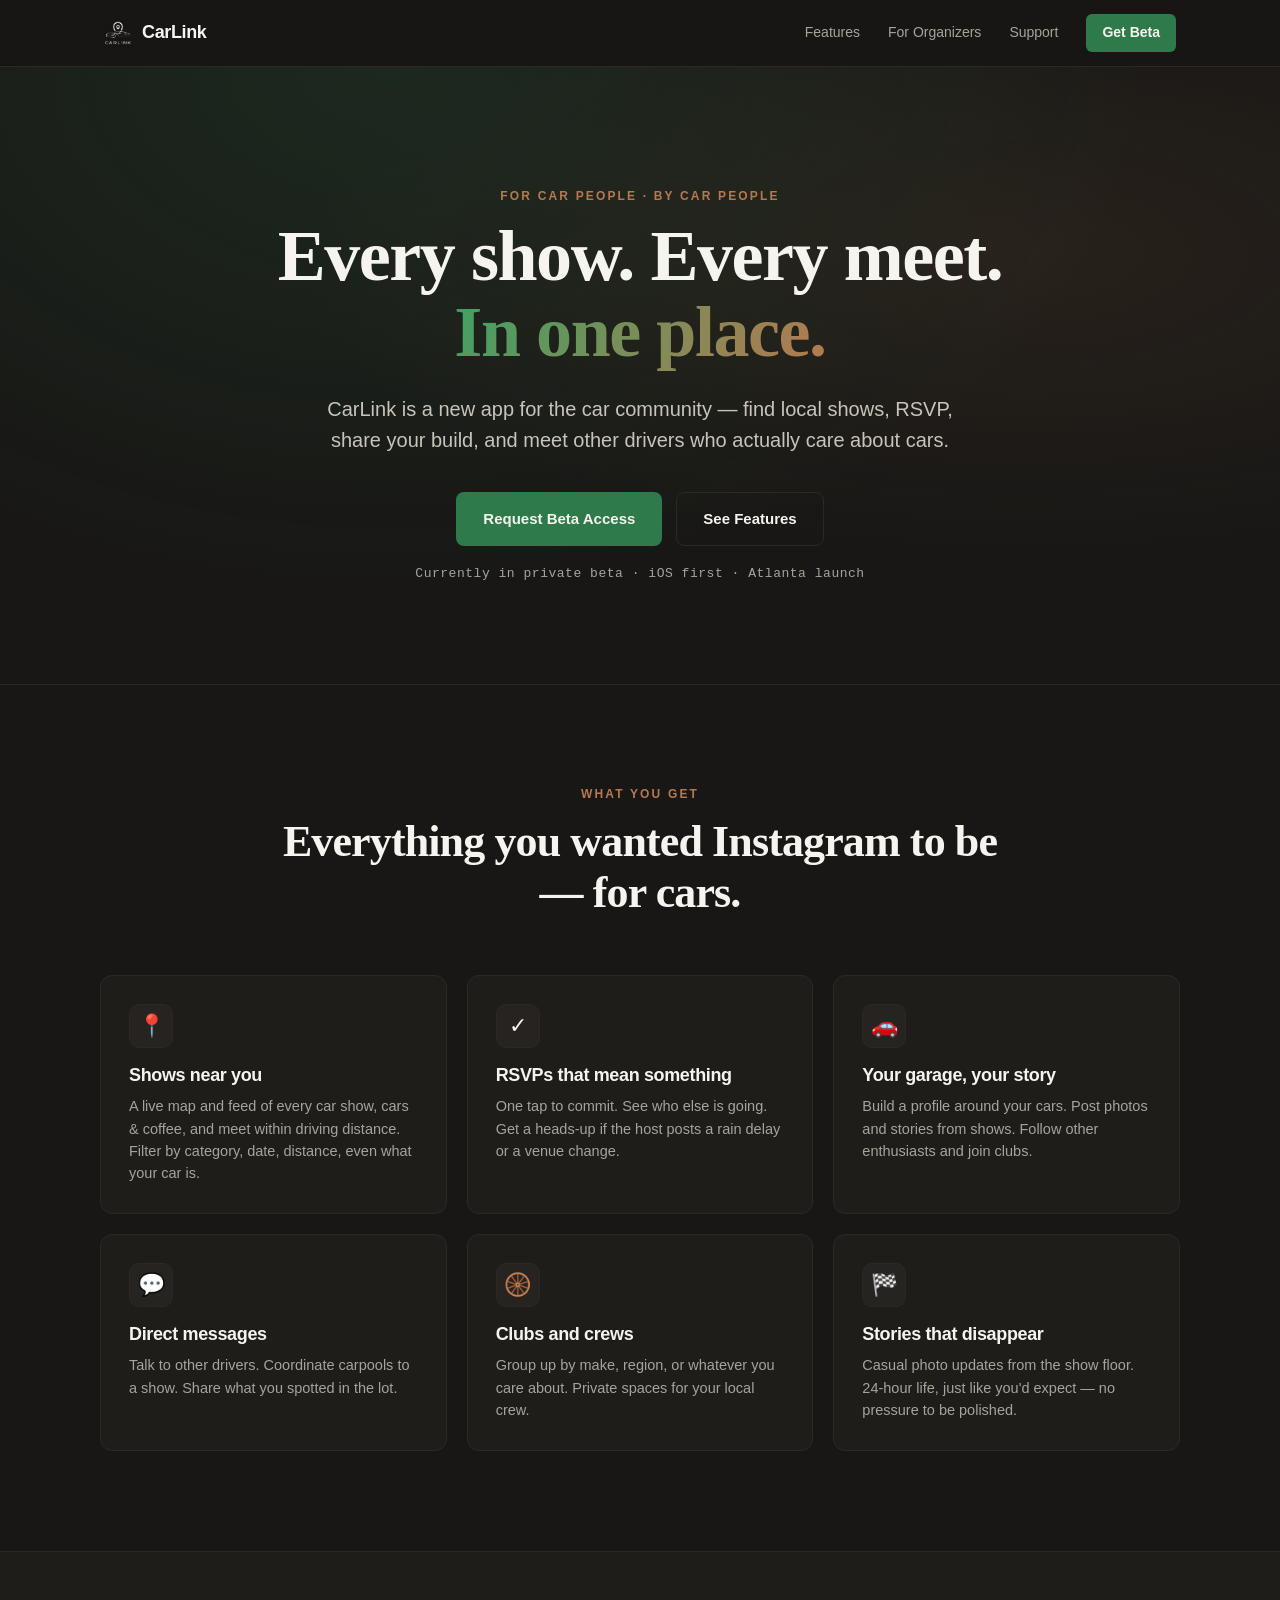
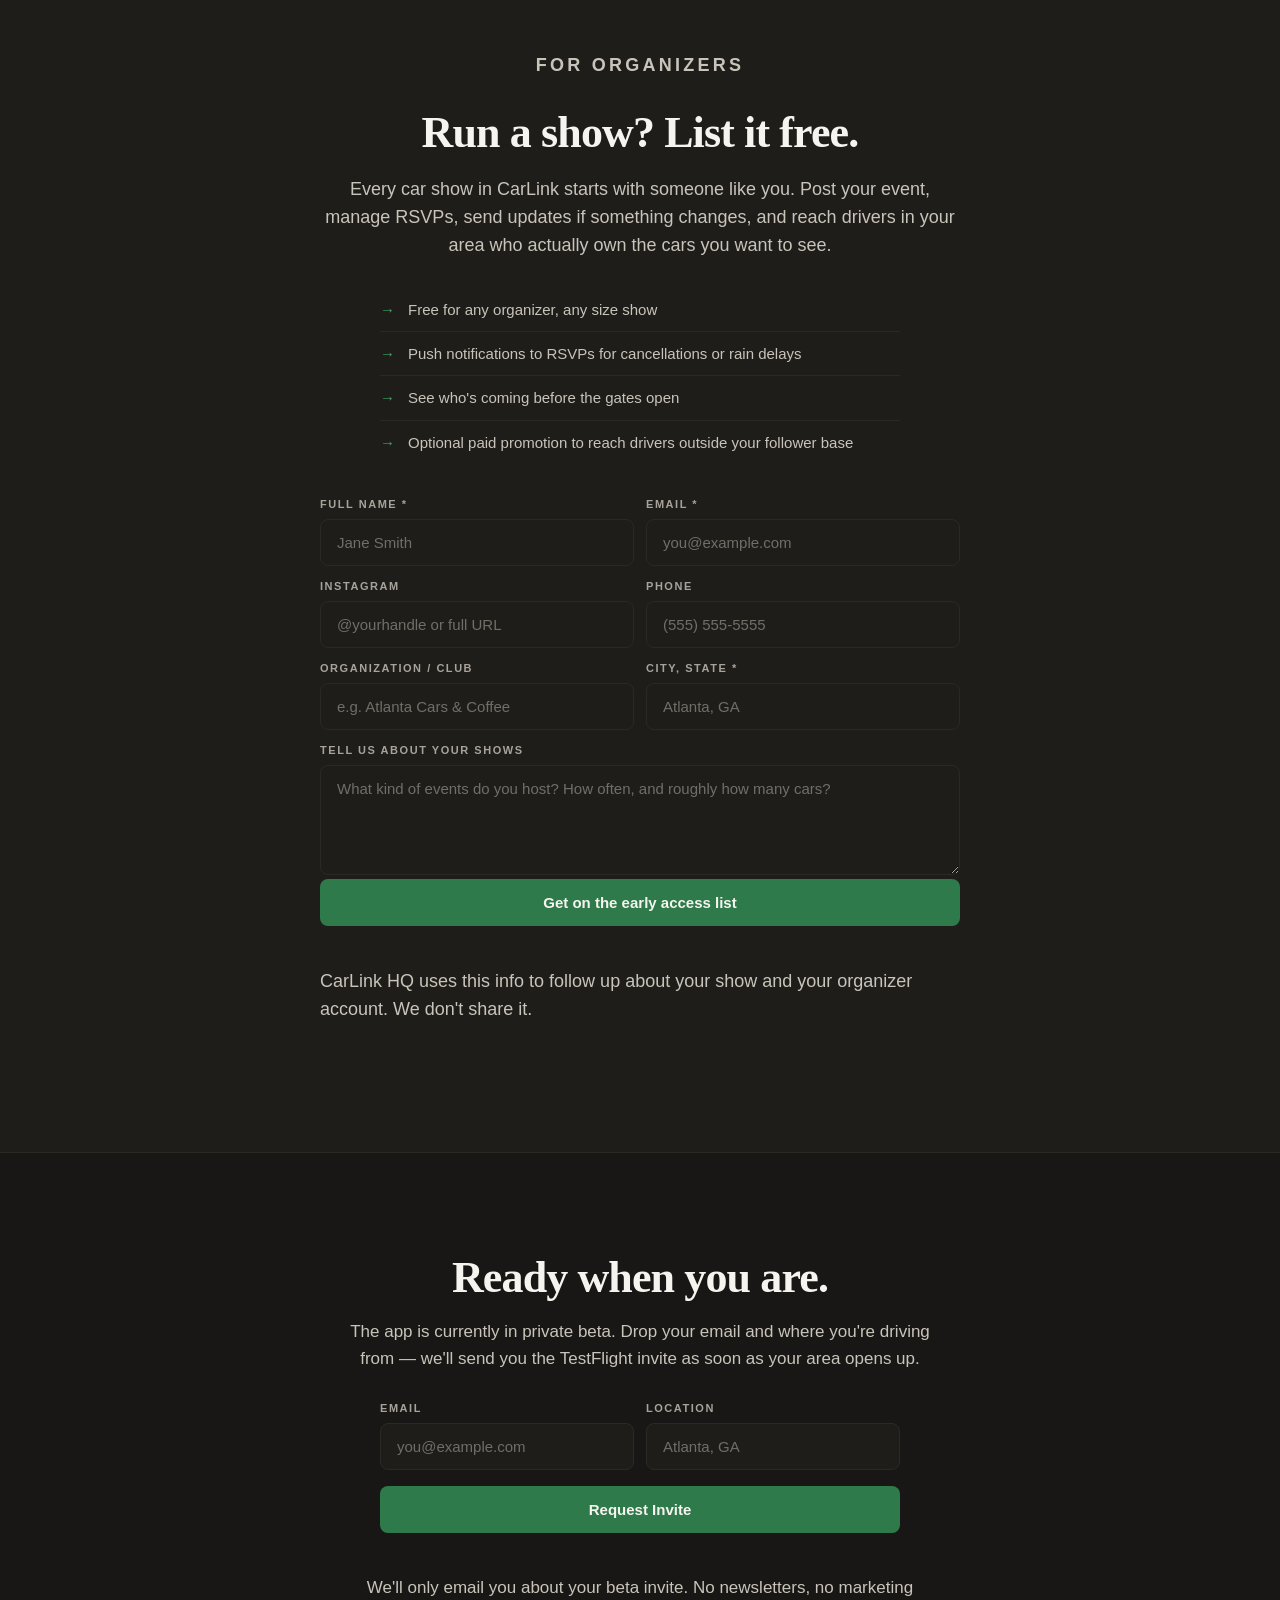
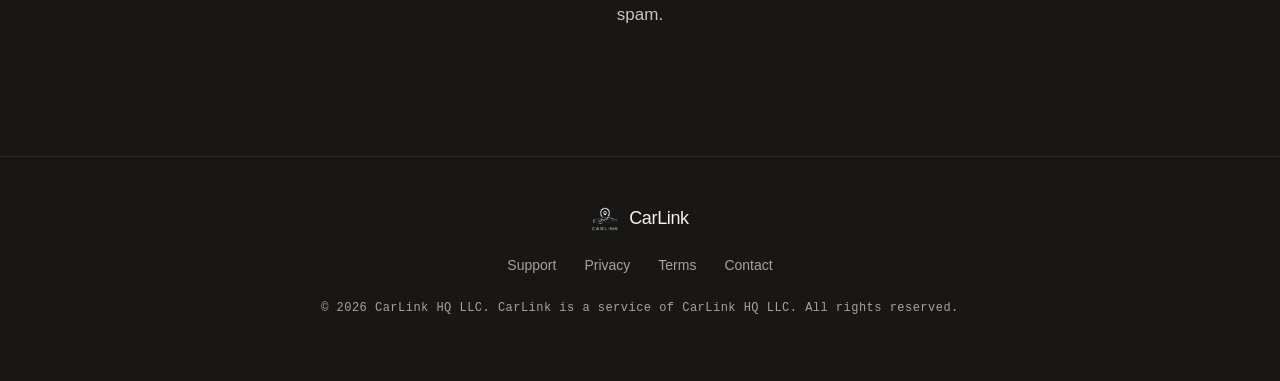
<file: index.html>
<!DOCTYPE html>
<html lang="en">
<head>
<meta charset="UTF-8">
<meta name="viewport" content="width=device-width,initial-scale=1">
<title>CarLink — Find Car Shows Near You</title>
<meta name="description" content="The app for car enthusiasts. Discover shows, RSVP to local meets, connect with other drivers, and follow your favorite organizers — all in one place.">
<meta property="og:title" content="CarLink — Find Car Shows Near You">
<meta property="og:description" content="Discover car shows, RSVP to local meets, and connect with the car community.">
<meta property="og:type" content="website">
<meta property="og:url" content="https://carlinkhq.com">
<meta property="og:image" content="https://carlinkhq.com/logo.png">
<link rel="icon" type="image/png" href="/favicon.png">
<link rel="apple-touch-icon" href="/apple-touch-icon.png">
<link rel="stylesheet" href="/styles.css">
</head>
<body>

<header class="nav">
    <div class="nav-inner">
        <a href="/" class="brand">
            <img class="brand-logo" src="/logo.png" alt="CarLink">
            <span class="brand-word">CarLink</span>
        </a>
        <nav class="nav-links">
            <a href="#features">Features</a>
            <a href="#organizers">For Organizers</a>
            <a href="/support.html">Support</a>
            <a href="#download" class="nav-cta">Get Beta</a>
        </nav>
    </div>
</header>

<main>

    <section class="hero">
        <div class="hero-inner">
            <p class="eyebrow">For Car People · By Car People</p>
            <h1>Every show. Every meet.<br><span class="hero-accent">In one place.</span></h1>
            <p class="hero-sub">CarLink is a new app for the car community — find local shows, RSVP, share your build, and meet other drivers who actually care about cars.</p>
            <div class="hero-cta-row" id="download">
                <a class="btn btn-primary" href="#request-access">Request Beta Access</a>
                <a class="btn btn-ghost" href="#features">See Features</a>
            </div>
            <p class="hero-meta">Currently in private beta · iOS first · Atlanta launch</p>
        </div>
    </section>

    <section id="features" class="features">
        <div class="section-head">
            <p class="eyebrow">What You Get</p>
            <h2>Everything you wanted Instagram to be — for cars.</h2>
        </div>

        <div class="feature-grid">
            <article class="feature">
                <div class="feature-icon">📍</div>
                <h3>Shows near you</h3>
                <p>A live map and feed of every car show, cars &amp; coffee, and meet within driving distance. Filter by category, date, distance, even what your car is.</p>
            </article>

            <article class="feature">
                <div class="feature-icon">✓</div>
                <h3>RSVPs that mean something</h3>
                <p>One tap to commit. See who else is going. Get a heads-up if the host posts a rain delay or a venue change.</p>
            </article>

            <article class="feature">
                <div class="feature-icon">🚗</div>
                <h3>Your garage, your story</h3>
                <p>Build a profile around your cars. Post photos and stories from shows. Follow other enthusiasts and join clubs.</p>
            </article>

            <article class="feature">
                <div class="feature-icon">💬</div>
                <h3>Direct messages</h3>
                <p>Talk to other drivers. Coordinate carpools to a show. Share what you spotted in the lot.</p>
            </article>

            <article class="feature">
                <div class="feature-icon">🛞</div>
                <h3>Clubs and crews</h3>
                <p>Group up by make, region, or whatever you care about. Private spaces for your local crew.</p>
            </article>

            <article class="feature">
                <div class="feature-icon">🏁</div>
                <h3>Stories that disappear</h3>
                <p>Casual photo updates from the show floor. 24-hour life, just like you'd expect — no pressure to be polished.</p>
            </article>
        </div>
    </section>

    <section id="organizers" class="organizers">
        <div class="organizers-inner">
            <div class="organizers-copy">
                <p class="eyebrow">For Organizers</p>
                <h2>Run a show? List it free.</h2>
                <p>Every car show in CarLink starts with someone like you. Post your event, manage RSVPs, send updates if something changes, and reach drivers in your area who actually own the cars you want to see.</p>
                <ul class="organizers-list">
                    <li>Free for any organizer, any size show</li>
                    <li>Push notifications to RSVPs for cancellations or rain delays</li>
                    <li>See who's coming before the gates open</li>
                    <li>Optional paid promotion to reach drivers outside your follower base</li>
                </ul>

                <form id="organizer-form" class="signup-form organizer-form" autocomplete="on" novalidate>
                    <div class="signup-row">
                        <label class="signup-field">
                            <span class="signup-label">Full Name *</span>
                            <input id="org-name" name="name" type="text" required
                                   placeholder="Jane Smith" autocomplete="name"
                                   aria-label="Full name">
                        </label>
                        <label class="signup-field">
                            <span class="signup-label">Email *</span>
                            <input id="org-email" name="email" type="email" required
                                   placeholder="you@example.com" autocomplete="email"
                                   aria-label="Email address">
                        </label>
                    </div>
                    <div class="signup-row">
                        <label class="signup-field">
                            <span class="signup-label">Instagram</span>
                            <input id="org-instagram" name="instagram" type="text"
                                   placeholder="@yourhandle or full URL"
                                   aria-label="Instagram handle"
                                   autocapitalize="none" autocorrect="off">
                        </label>
                        <label class="signup-field">
                            <span class="signup-label">Phone</span>
                            <input id="org-phone" name="phone" type="tel"
                                   placeholder="(555) 555-5555" autocomplete="tel"
                                   aria-label="Phone number">
                        </label>
                    </div>
                    <div class="signup-row">
                        <label class="signup-field">
                            <span class="signup-label">Organization / Club</span>
                            <input id="org-organization" name="organization" type="text"
                                   placeholder="e.g. Atlanta Cars &amp; Coffee"
                                   aria-label="Organization or club name">
                        </label>
                        <label class="signup-field">
                            <span class="signup-label">City, State *</span>
                            <input id="org-city" name="city" type="text" required
                                   placeholder="Atlanta, GA" autocomplete="address-level2"
                                   aria-label="City and state">
                        </label>
                    </div>
                    <label class="signup-field organizer-message-field">
                        <span class="signup-label">Tell us about your shows</span>
                        <textarea id="org-message" name="message" rows="4"
                                  placeholder="What kind of events do you host? How often, and roughly how many cars?"
                                  aria-label="Tell us about your shows"></textarea>
                    </label>
                    <button type="submit" class="btn btn-primary signup-submit" id="org-submit">
                        Get on the early access list
                    </button>
                    <p class="signup-status" id="org-status" role="status" aria-live="polite"></p>
                </form>

                <p class="cta-fineprint organizer-fineprint">CarLink HQ uses this info to follow up about your show and your organizer account. We don't share it.</p>
            </div>
        </div>
    </section>

    <section class="cta" id="request-access">
        <div class="cta-inner">
            <h2>Ready when you are.</h2>
            <p>The app is currently in private beta. Drop your email and where you're driving from — we'll send you the TestFlight invite as soon as your area opens up.</p>

            <form id="signup-form" class="signup-form" autocomplete="on" novalidate>
                <div class="signup-row">
                    <label class="signup-field">
                        <span class="signup-label">Email</span>
                        <input id="signup-email" name="email" type="email" required
                               placeholder="you@example.com" autocomplete="email"
                               aria-label="Email address">
                    </label>
                    <label class="signup-field">
                        <span class="signup-label">Location</span>
                        <input id="signup-location" name="location" type="text" required
                               placeholder="Atlanta, GA" autocomplete="address-level2"
                               aria-label="City and state">
                    </label>
                </div>
                <button type="submit" class="btn btn-primary signup-submit" id="signup-submit">
                    Request Invite
                </button>
                <p class="signup-status" id="signup-status" role="status" aria-live="polite"></p>
            </form>

            <p class="cta-fineprint">We'll only email you about your beta invite. No newsletters, no marketing spam.</p>
        </div>
    </section>

</main>

<footer class="footer">
    <div class="footer-inner">
        <div class="footer-brand">
            <img class="brand-logo" src="/logo.png" alt="CarLink">
            <span class="brand-word">CarLink</span>
        </div>
        <nav class="footer-links">
            <a href="/support.html">Support</a>
            <a href="/privacy.html">Privacy</a>
            <a href="/terms.html">Terms</a>
            <a href="mailto:austin@carlinkhq.com">Contact</a>
        </nav>
        <p class="footer-copy">&copy; 2026 CarLink HQ LLC. CarLink is a service of CarLink HQ LLC. All rights reserved.</p>
    </div>
</footer>

<script src="/signup.js" defer></script>
<script src="/organizer-inquiry.js" defer></script>

</body>
</html>
</file>
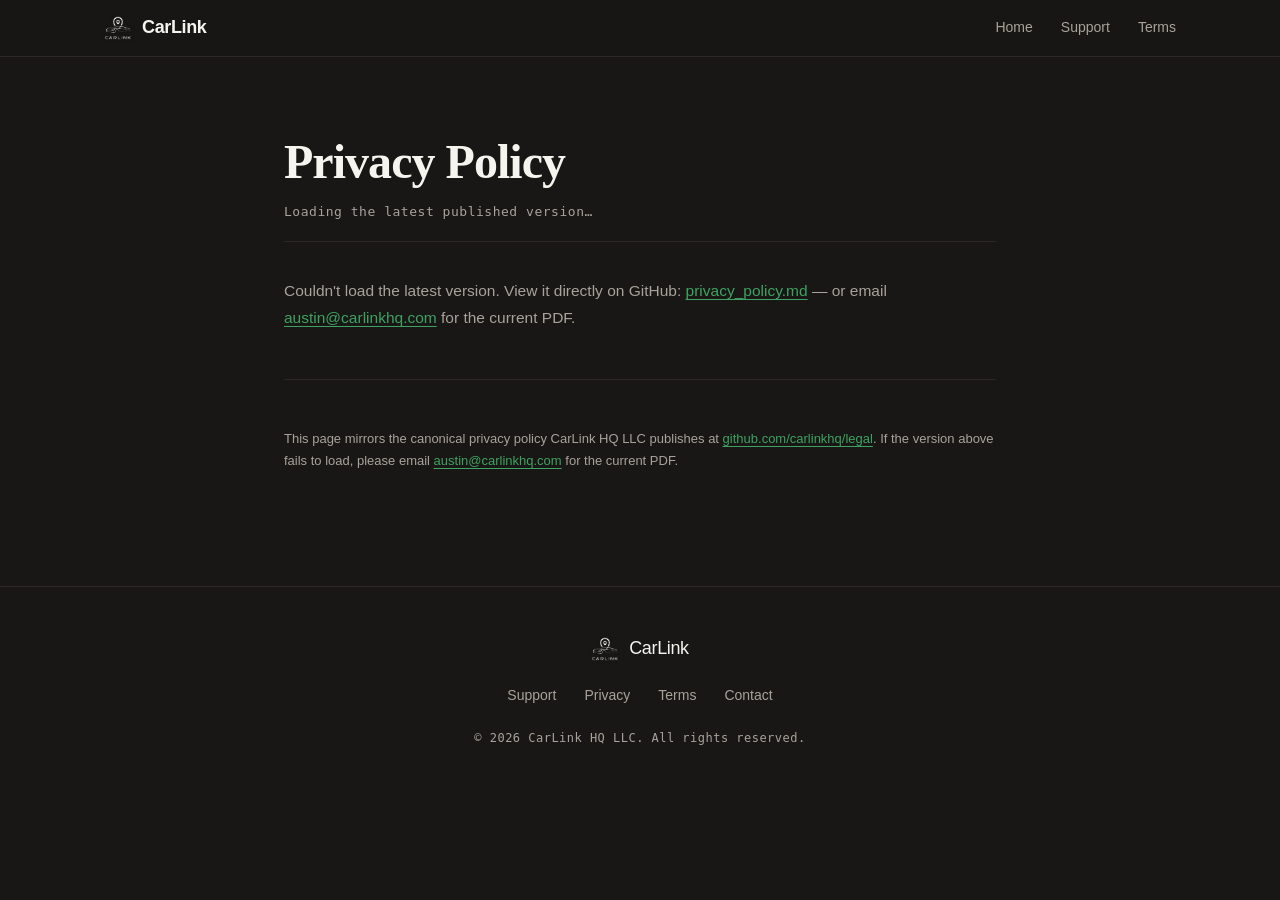
<file: privacy.html>
<!DOCTYPE html>
<html lang="en">
<head>
<meta charset="UTF-8">
<meta name="viewport" content="width=device-width,initial-scale=1">
<title>Privacy Policy · CarLink</title>
<link rel="icon" type="image/png" href="/favicon.png">
<link rel="apple-touch-icon" href="/apple-touch-icon.png">
<link rel="stylesheet" href="/styles.css">
</head>
<body>

<header class="nav">
    <div class="nav-inner">
        <a href="/" class="brand">
            <img class="brand-logo" src="/logo.png" alt="CarLink">
            <span class="brand-word">CarLink</span>
        </a>
        <nav class="nav-links">
            <a href="/">Home</a>
            <a href="/support.html">Support</a>
            <a href="/terms.html">Terms</a>
        </nav>
    </div>
</header>

<main class="legal-page">
    <h1>Privacy Policy</h1>
    <p class="legal-meta" id="legal-meta">Loading the latest published version…</p>
    <div id="legal-body">
        <p class="legal-loader">Fetching the canonical privacy policy from the CarLink legal repo on GitHub…</p>
    </div>

    <hr style="margin:48px 0;border:0;border-top:1px solid var(--line);">
    <p style="color:var(--ink-mute);font-size:13px;">
        This page mirrors the canonical privacy policy CarLink HQ LLC publishes at
        <a href="https://github.com/carlinkhq/legal/blob/main/privacy_policy.md" rel="noopener">github.com/carlinkhq/legal</a>.
        If the version above fails to load, please email
        <a href="mailto:austin@carlinkhq.com">austin@carlinkhq.com</a> for the current PDF.
    </p>
</main>

<footer class="footer">
    <div class="footer-inner">
        <div class="footer-brand">
            <img class="brand-logo" src="/logo.png" alt="CarLink">
            <span class="brand-word">CarLink</span>
        </div>
        <nav class="footer-links">
            <a href="/support.html">Support</a>
            <a href="/privacy.html">Privacy</a>
            <a href="/terms.html">Terms</a>
            <a href="mailto:austin@carlinkhq.com">Contact</a>
        </nav>
        <p class="footer-copy">&copy; 2026 CarLink HQ LLC. All rights reserved.</p>
    </div>
</footer>

<script src="/legal.js" data-doc-type="privacy_policy"></script>

</body>
</html>
</file>
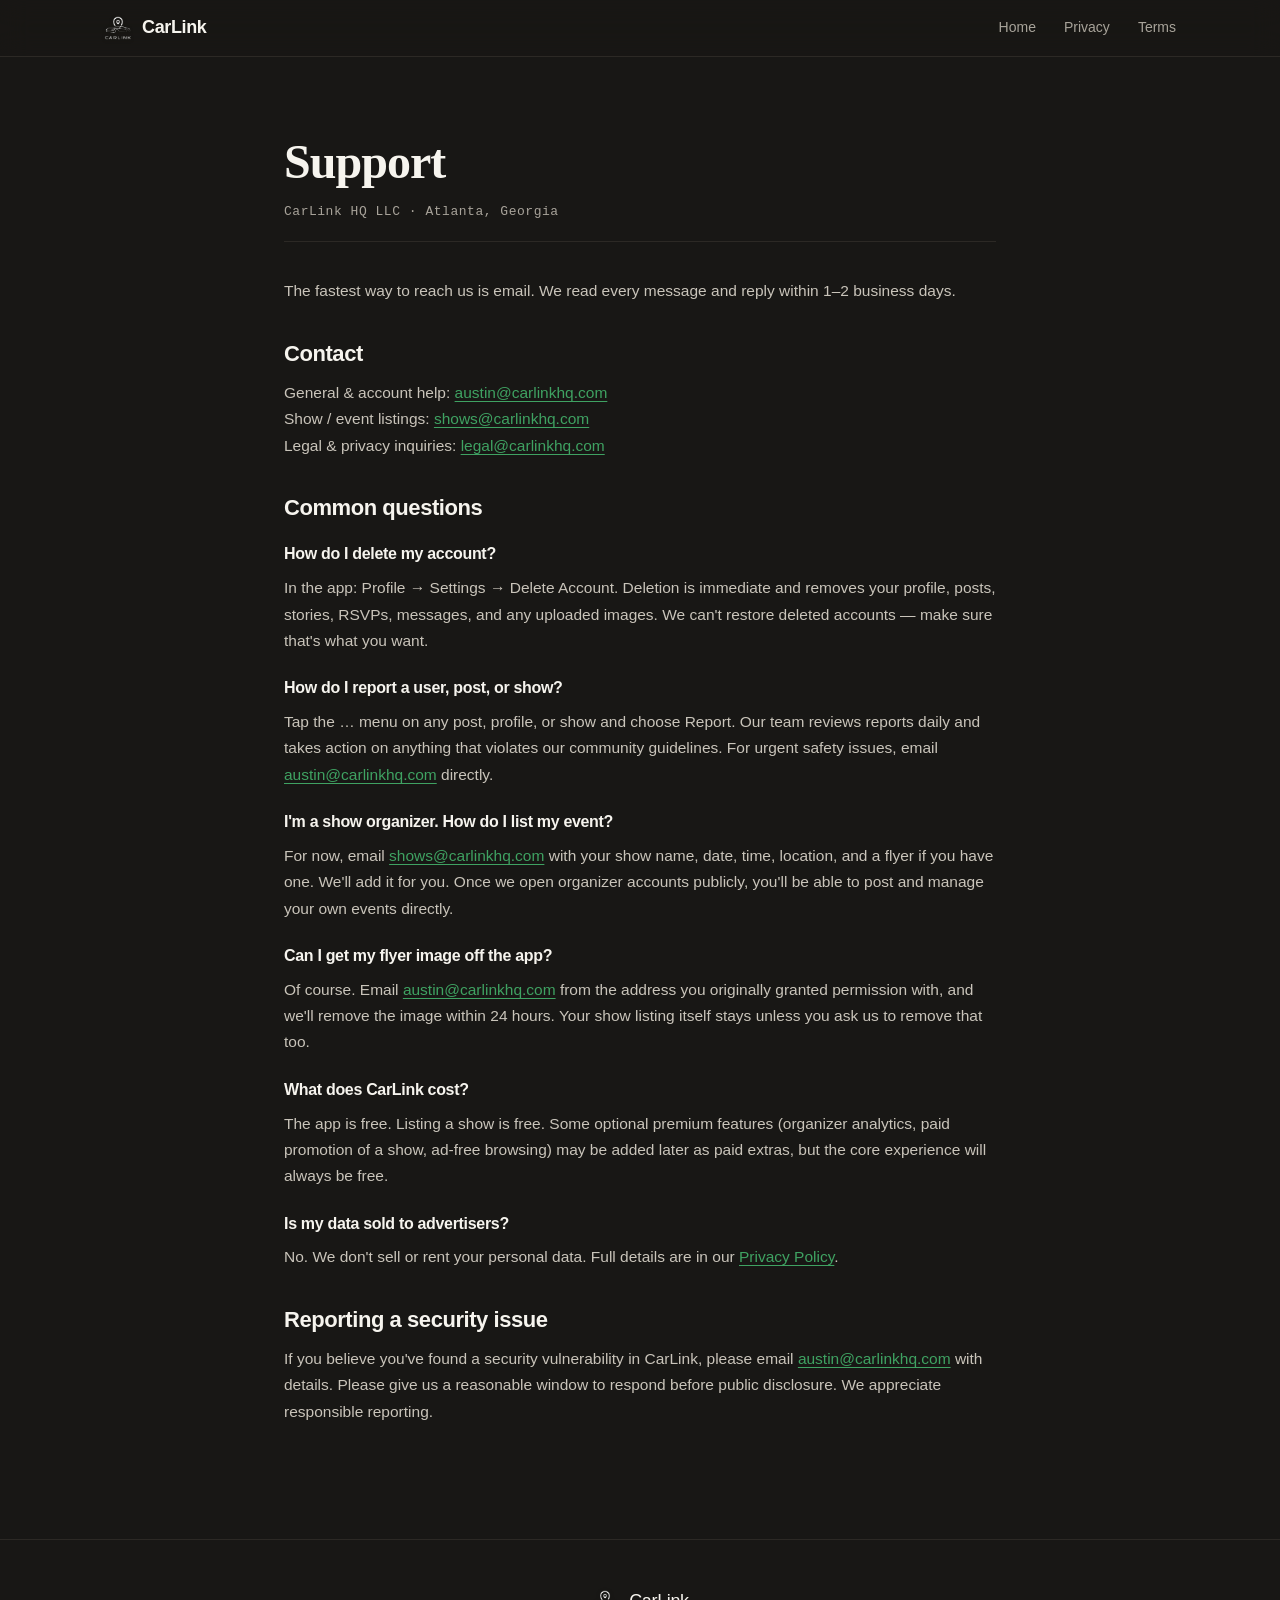
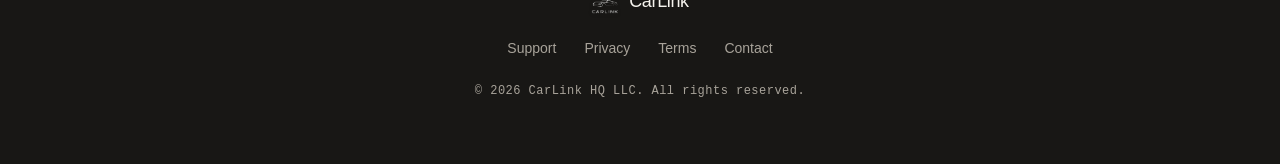
<file: support.html>
<!DOCTYPE html>
<html lang="en">
<head>
<meta charset="UTF-8">
<meta name="viewport" content="width=device-width,initial-scale=1">
<title>Support · CarLink</title>
<link rel="stylesheet" href="/styles.css">
</head>
<body>

<header class="nav">
    <div class="nav-inner">
        <a href="/" class="brand">
            <img class="brand-logo" src="/logo.png" alt="CarLink">
            <span class="brand-word">CarLink</span>
        </a>
        <nav class="nav-links">
            <a href="/">Home</a>
            <a href="/privacy.html">Privacy</a>
            <a href="/terms.html">Terms</a>
        </nav>
    </div>
</header>

<main class="legal-page">
    <h1>Support</h1>
    <p class="legal-meta">CarLink HQ LLC · Atlanta, Georgia</p>

    <p>The fastest way to reach us is email. We read every message and reply within 1–2 business days.</p>

    <h2>Contact</h2>
    <p>
        General &amp; account help: <a href="mailto:austin@carlinkhq.com">austin@carlinkhq.com</a><br>
        Show / event listings: <a href="mailto:shows@carlinkhq.com">shows@carlinkhq.com</a><br>
        Legal &amp; privacy inquiries: <a href="mailto:legal@carlinkhq.com">legal@carlinkhq.com</a>
    </p>

    <h2>Common questions</h2>

    <h3>How do I delete my account?</h3>
    <p>In the app: Profile → Settings → Delete Account. Deletion is immediate and removes your profile, posts, stories, RSVPs, messages, and any uploaded images. We can't restore deleted accounts — make sure that's what you want.</p>

    <h3>How do I report a user, post, or show?</h3>
    <p>Tap the … menu on any post, profile, or show and choose Report. Our team reviews reports daily and takes action on anything that violates our community guidelines. For urgent safety issues, email <a href="mailto:austin@carlinkhq.com">austin@carlinkhq.com</a> directly.</p>

    <h3>I'm a show organizer. How do I list my event?</h3>
    <p>For now, email <a href="mailto:shows@carlinkhq.com">shows@carlinkhq.com</a> with your show name, date, time, location, and a flyer if you have one. We'll add it for you. Once we open organizer accounts publicly, you'll be able to post and manage your own events directly.</p>

    <h3>Can I get my flyer image off the app?</h3>
    <p>Of course. Email <a href="mailto:austin@carlinkhq.com">austin@carlinkhq.com</a> from the address you originally granted permission with, and we'll remove the image within 24 hours. Your show listing itself stays unless you ask us to remove that too.</p>

    <h3>What does CarLink cost?</h3>
    <p>The app is free. Listing a show is free. Some optional premium features (organizer analytics, paid promotion of a show, ad-free browsing) may be added later as paid extras, but the core experience will always be free.</p>

    <h3>Is my data sold to advertisers?</h3>
    <p>No. We don't sell or rent your personal data. Full details are in our <a href="/privacy.html">Privacy Policy</a>.</p>

    <h2>Reporting a security issue</h2>
    <p>If you believe you've found a security vulnerability in CarLink, please email <a href="mailto:austin@carlinkhq.com">austin@carlinkhq.com</a> with details. Please give us a reasonable window to respond before public disclosure. We appreciate responsible reporting.</p>
</main>

<footer class="footer">
    <div class="footer-inner">
        <div class="footer-brand">
            <img class="brand-logo" src="/logo.png" alt="CarLink">
            <span class="brand-word">CarLink</span>
        </div>
        <nav class="footer-links">
            <a href="/support.html">Support</a>
            <a href="/privacy.html">Privacy</a>
            <a href="/terms.html">Terms</a>
            <a href="mailto:austin@carlinkhq.com">Contact</a>
        </nav>
        <p class="footer-copy">&copy; 2026 CarLink HQ LLC. All rights reserved.</p>
    </div>
</footer>

</body>
</html>
</file>
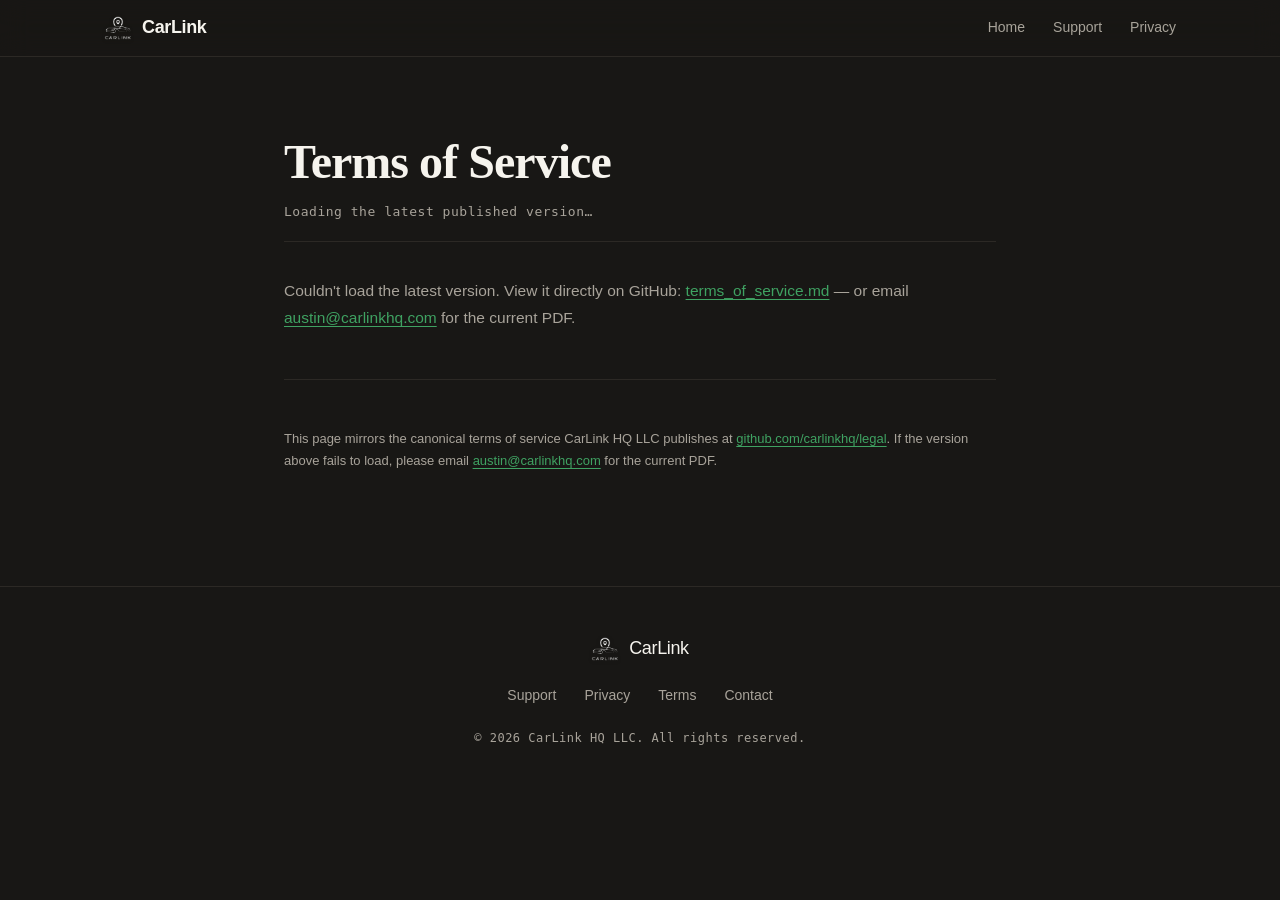
<file: terms.html>
<!DOCTYPE html>
<html lang="en">
<head>
<meta charset="UTF-8">
<meta name="viewport" content="width=device-width,initial-scale=1">
<title>Terms of Service · CarLink</title>
<link rel="icon" type="image/png" href="/favicon.png">
<link rel="apple-touch-icon" href="/apple-touch-icon.png">
<link rel="stylesheet" href="/styles.css">
</head>
<body>

<header class="nav">
    <div class="nav-inner">
        <a href="/" class="brand">
            <img class="brand-logo" src="/logo.png" alt="CarLink">
            <span class="brand-word">CarLink</span>
        </a>
        <nav class="nav-links">
            <a href="/">Home</a>
            <a href="/support.html">Support</a>
            <a href="/privacy.html">Privacy</a>
        </nav>
    </div>
</header>

<main class="legal-page">
    <h1>Terms of Service</h1>
    <p class="legal-meta" id="legal-meta">Loading the latest published version…</p>
    <div id="legal-body">
        <p class="legal-loader">Fetching the canonical terms of service from the CarLink legal repo on GitHub…</p>
    </div>

    <hr style="margin:48px 0;border:0;border-top:1px solid var(--line);">
    <p style="color:var(--ink-mute);font-size:13px;">
        This page mirrors the canonical terms of service CarLink HQ LLC publishes at
        <a href="https://github.com/carlinkhq/legal/blob/main/terms_of_service.md" rel="noopener">github.com/carlinkhq/legal</a>.
        If the version above fails to load, please email
        <a href="mailto:austin@carlinkhq.com">austin@carlinkhq.com</a> for the current PDF.
    </p>
</main>

<footer class="footer">
    <div class="footer-inner">
        <div class="footer-brand">
            <img class="brand-logo" src="/logo.png" alt="CarLink">
            <span class="brand-word">CarLink</span>
        </div>
        <nav class="footer-links">
            <a href="/support.html">Support</a>
            <a href="/privacy.html">Privacy</a>
            <a href="/terms.html">Terms</a>
            <a href="mailto:austin@carlinkhq.com">Contact</a>
        </nav>
        <p class="footer-copy">&copy; 2026 CarLink HQ LLC. All rights reserved.</p>
    </div>
</footer>

<script src="/legal.js" data-doc-type="terms_of_service"></script>

</body>
</html>
</file>
<file: styles.css>
/* ====================================================================
   CarLink marketing site — original editorial styling.

   Design system:
     bg          #181715  near-black, warm-tinted
     surface     #1F1D1A  raised surface
     line        #2C2925  hairline borders
     ink         #F6F4EE  near-white headline
     ink-mute    #A8A39A  body copy
     accent      #2F7A4A  racing green
     gold        #B6794F  cognac, used sparingly
   ==================================================================== */

* { box-sizing: border-box; margin: 0; padding: 0; }

:root {
    --bg:        #181715;
    --surface:   #1F1D1A;
    --surface-2: #262320;
    --line:      #2C2925;
    --ink:       #F6F4EE;
    --ink-mute:  #A8A39A;
    --ink-soft:  #C9C4BA;
    --accent:    #2F7A4A;
    --accent-2:  #3FA262;
    --gold:      #B6794F;
}

html {
    background: var(--bg);
    color: var(--ink);
    font-family: -apple-system, BlinkMacSystemFont, "Inter", "Segoe UI", Roboto, sans-serif;
    -webkit-font-smoothing: antialiased;
    text-rendering: optimizeLegibility;
}

body {
    line-height: 1.55;
    overflow-x: hidden;
}

a {
    color: inherit;
    text-decoration: none;
}

/* ---------- Brand mark + nav ---------- */

.brand {
    display: inline-flex;
    align-items: center;
    gap: 10px;
    font-weight: 700;
    letter-spacing: -0.01em;
}
.brand-logo {
    width: 28px;
    height: 28px;
    border-radius: 6px;
    object-fit: contain;
    display: block;
    /* Subtle drop-shadow gives the logo definition on the dark
       header without needing a background tile. */
    filter: drop-shadow(0 1px 2px rgba(0, 0, 0, 0.35));
}
.brand-word {
    font-size: 18px;
    letter-spacing: -0.02em;
}

.nav {
    position: sticky;
    top: 0;
    background: rgba(24, 23, 21, 0.75);
    backdrop-filter: saturate(140%) blur(14px);
    -webkit-backdrop-filter: saturate(140%) blur(14px);
    border-bottom: 1px solid var(--line);
    z-index: 50;
}
.nav-inner {
    max-width: 1120px;
    margin: 0 auto;
    padding: 14px 24px;
    display: flex;
    align-items: center;
    justify-content: space-between;
}
.nav-links {
    display: flex;
    align-items: center;
    gap: 28px;
    font-size: 14px;
    color: var(--ink-mute);
}
.nav-links a:hover { color: var(--ink); transition: color 0.15s; }
.nav-cta {
    color: var(--ink) !important;
    background: var(--accent);
    padding: 8px 16px;
    border-radius: 6px;
    font-weight: 600;
}
.nav-cta:hover { background: var(--accent-2); }

@media (max-width: 720px) {
    .nav-links a:not(.nav-cta) { display: none; }
}

/* ---------- Section primitives ---------- */

.eyebrow {
    text-transform: uppercase;
    letter-spacing: 0.18em;
    font-size: 12px;
    color: var(--gold);
    font-weight: 600;
    margin-bottom: 14px;
}

h1, h2, h3 {
    font-family: "Playfair Display", Georgia, "Times New Roman", serif;
    font-weight: 700;
    letter-spacing: -0.02em;
    color: var(--ink);
}

h1 { font-size: clamp(40px, 6vw, 72px); line-height: 1.05; }
h2 { font-size: clamp(28px, 3.6vw, 44px); line-height: 1.15; }
h3 { font-size: 18px; line-height: 1.3; font-family: -apple-system, BlinkMacSystemFont, sans-serif; font-weight: 600; }

.section-head {
    max-width: 720px;
    margin: 0 auto 56px;
    text-align: center;
}

/* ---------- Hero ---------- */

.hero {
    padding: 120px 24px 100px;
    background:
        radial-gradient(ellipse at 30% 0%, rgba(47,122,74,0.18) 0%, transparent 60%),
        radial-gradient(ellipse at 80% 30%, rgba(182,121,79,0.10) 0%, transparent 50%),
        var(--bg);
    border-bottom: 1px solid var(--line);
}
.hero-inner {
    max-width: 920px;
    margin: 0 auto;
    text-align: center;
}
.hero-accent {
    background: linear-gradient(120deg, var(--accent-2) 0%, var(--gold) 100%);
    -webkit-background-clip: text;
    background-clip: text;
    color: transparent;
}
.hero-sub {
    font-size: clamp(16px, 1.7vw, 20px);
    color: var(--ink-soft);
    max-width: 640px;
    margin: 24px auto 36px;
}
.hero-cta-row {
    display: flex;
    gap: 14px;
    justify-content: center;
    flex-wrap: wrap;
    margin-bottom: 18px;
}
.hero-meta {
    color: var(--ink-mute);
    font-size: 13px;
    font-family: ui-monospace, "SF Mono", Menlo, monospace;
    letter-spacing: 0.04em;
}

/* ---------- Buttons ---------- */

.btn {
    display: inline-flex;
    align-items: center;
    justify-content: center;
    padding: 14px 26px;
    border-radius: 8px;
    font-weight: 600;
    font-size: 15px;
    transition: transform 0.12s ease, background 0.15s ease, border-color 0.15s ease;
    border: 1px solid transparent;
    cursor: pointer;
}
.btn:active { transform: scale(0.97); }
.btn-primary {
    background: var(--accent);
    color: var(--ink);
}
.btn-primary:hover { background: var(--accent-2); }
.btn-ghost {
    background: transparent;
    color: var(--ink);
    border-color: var(--line);
}
.btn-ghost:hover { border-color: var(--ink-mute); }

/* ---------- Features ---------- */

.features {
    padding: 100px 24px;
    border-bottom: 1px solid var(--line);
}
.feature-grid {
    max-width: 1080px;
    margin: 0 auto;
    display: grid;
    grid-template-columns: repeat(3, 1fr);
    gap: 20px;
}
@media (max-width: 880px) { .feature-grid { grid-template-columns: repeat(2, 1fr); } }
@media (max-width: 560px) { .feature-grid { grid-template-columns: 1fr; } }

.feature {
    padding: 28px;
    background: var(--surface);
    border: 1px solid var(--line);
    border-radius: 12px;
    transition: border-color 0.18s, transform 0.18s;
}
.feature:hover {
    border-color: var(--accent);
    transform: translateY(-2px);
}
.feature-icon {
    width: 44px;
    height: 44px;
    display: flex;
    align-items: center;
    justify-content: center;
    background: var(--surface-2);
    border-radius: 10px;
    font-size: 22px;
    margin-bottom: 16px;
    border: 1px solid var(--line);
}
.feature h3 { margin-bottom: 8px; color: var(--ink); }
.feature p { color: var(--ink-mute); font-size: 14.5px; }

/* ---------- Organizers ---------- */

.organizers {
    padding: 100px 24px;
    background: var(--surface);
    border-bottom: 1px solid var(--line);
}
.organizers-inner {
    max-width: 920px;
    margin: 0 auto;
    text-align: center;
}
.organizers-copy h2 { margin-bottom: 18px; }
.organizers-copy > p {
    font-size: 18px;
    color: var(--ink-soft);
    max-width: 640px;
    margin: 0 auto 28px;
}
.organizers-list {
    list-style: none;
    max-width: 520px;
    margin: 0 auto 32px;
    text-align: left;
}
.organizers-list li {
    padding: 10px 0 10px 28px;
    color: var(--ink-soft);
    font-size: 15px;
    position: relative;
    border-bottom: 1px solid var(--line);
}
.organizers-list li:last-child { border-bottom: 0; }
.organizers-list li::before {
    content: "→";
    position: absolute;
    left: 0;
    top: 10px;
    color: var(--accent-2);
    font-weight: 700;
}

/* ---------- CTA / signup ---------- */

.cta {
    padding: 100px 24px;
    text-align: center;
}
.cta-inner { max-width: 580px; margin: 0 auto; }
.cta h2 { margin-bottom: 16px; }
.cta > .cta-inner > p {
    color: var(--ink-soft);
    font-size: 17px;
    margin-bottom: 28px;
}
.signup-form {
    max-width: 520px;
    margin: 0 auto 14px;
    text-align: left;
}
.signup-row {
    display: grid;
    grid-template-columns: 1fr 1fr;
    gap: 12px;
    margin-bottom: 12px;
}
@media (max-width: 540px) {
    .signup-row { grid-template-columns: 1fr; }
}
.signup-field {
    display: flex;
    flex-direction: column;
    gap: 6px;
}
.signup-label {
    text-transform: uppercase;
    letter-spacing: 0.14em;
    font-size: 11px;
    color: var(--ink-mute);
    font-weight: 600;
}
.signup-form input {
    width: 100%;
    padding: 14px 16px;
    background: var(--surface);
    color: var(--ink);
    border: 1px solid var(--line);
    border-radius: 8px;
    font-size: 15px;
    font-family: inherit;
    transition: border-color 0.15s;
}
.signup-form input:focus {
    outline: none;
    border-color: var(--accent);
}
.signup-form input::placeholder,
.signup-form textarea::placeholder {
    color: var(--ink-mute);
    opacity: 0.6;
}
.signup-form textarea {
    width: 100%;
    padding: 14px 16px;
    background: var(--surface);
    color: var(--ink);
    border: 1px solid var(--line);
    border-radius: 8px;
    font-size: 15px;
    font-family: inherit;
    resize: vertical;
    min-height: 110px;
    transition: border-color 0.15s;
}
.signup-form textarea:focus {
    outline: none;
    border-color: var(--accent);
}
/* Organizer form sits inside the .organizers section, which has no
   max-width cap. Bound it so the inputs don't sprawl across the page. */
.organizer-form {
    max-width: 640px;
    margin-top: 28px;
}
.organizer-message-field {
    margin-top: 4px;
}
.organizer-fineprint {
    max-width: 640px;
    margin-top: 14px;
    text-align: left;
}
.signup-submit {
    width: 100%;
    margin-top: 4px;
}
.signup-submit:disabled {
    opacity: 0.6;
    cursor: not-allowed;
}
.signup-status {
    min-height: 18px;
    margin-top: 10px;
    font-size: 13px;
    color: var(--ink-mute);
    text-align: center;
}
.signup-status.is-error {
    color: #C16B6B;  /* refined brick, matches Theme.Editorial.danger */
}
.signup-success {
    text-align: center;
    padding: 16px 0 4px;
}
.cta-fineprint {
    color: var(--ink-mute);
    font-size: 12px;
}

/* ---------- Footer ---------- */

.footer {
    padding: 48px 24px 64px;
    border-top: 1px solid var(--line);
    background: var(--bg);
}
.footer-inner {
    max-width: 1120px;
    margin: 0 auto;
    display: flex;
    flex-direction: column;
    align-items: center;
    gap: 22px;
}
.footer-brand { display: flex; align-items: center; gap: 10px; }
.footer-links {
    display: flex;
    gap: 28px;
    font-size: 14px;
    color: var(--ink-mute);
}
.footer-links a:hover { color: var(--ink); }
.footer-copy {
    color: var(--ink-mute);
    font-size: 12px;
    font-family: ui-monospace, "SF Mono", Menlo, monospace;
    letter-spacing: 0.04em;
    text-align: center;
}

/* ---------- Long-form pages (privacy, terms, support) ---------- */

.legal-page {
    max-width: 760px;
    margin: 0 auto;
    padding: 80px 24px 100px;
}
.legal-page h1 { font-size: clamp(32px, 4vw, 48px); margin-bottom: 14px; }
.legal-page .legal-meta {
    color: var(--ink-mute);
    font-family: ui-monospace, "SF Mono", Menlo, monospace;
    font-size: 13px;
    letter-spacing: 0.04em;
    margin-bottom: 36px;
    padding-bottom: 18px;
    border-bottom: 1px solid var(--line);
}
.legal-page h2 {
    font-size: 22px;
    margin: 36px 0 14px;
    font-family: -apple-system, BlinkMacSystemFont, sans-serif;
    font-weight: 700;
}
.legal-page h3 {
    font-size: 16px;
    margin: 24px 0 10px;
}
.legal-page p, .legal-page li {
    color: var(--ink-soft);
    font-size: 15.5px;
    line-height: 1.7;
    margin-bottom: 14px;
}
.legal-page ul, .legal-page ol {
    margin: 0 0 18px 22px;
}
.legal-page a { color: var(--accent-2); text-decoration: underline; text-underline-offset: 3px; }
.legal-page a:hover { color: var(--gold); }
.legal-page #legal-body p { margin-bottom: 14px; }
.legal-page .legal-loader {
    color: var(--ink-mute);
    font-style: italic;
}
</file>
